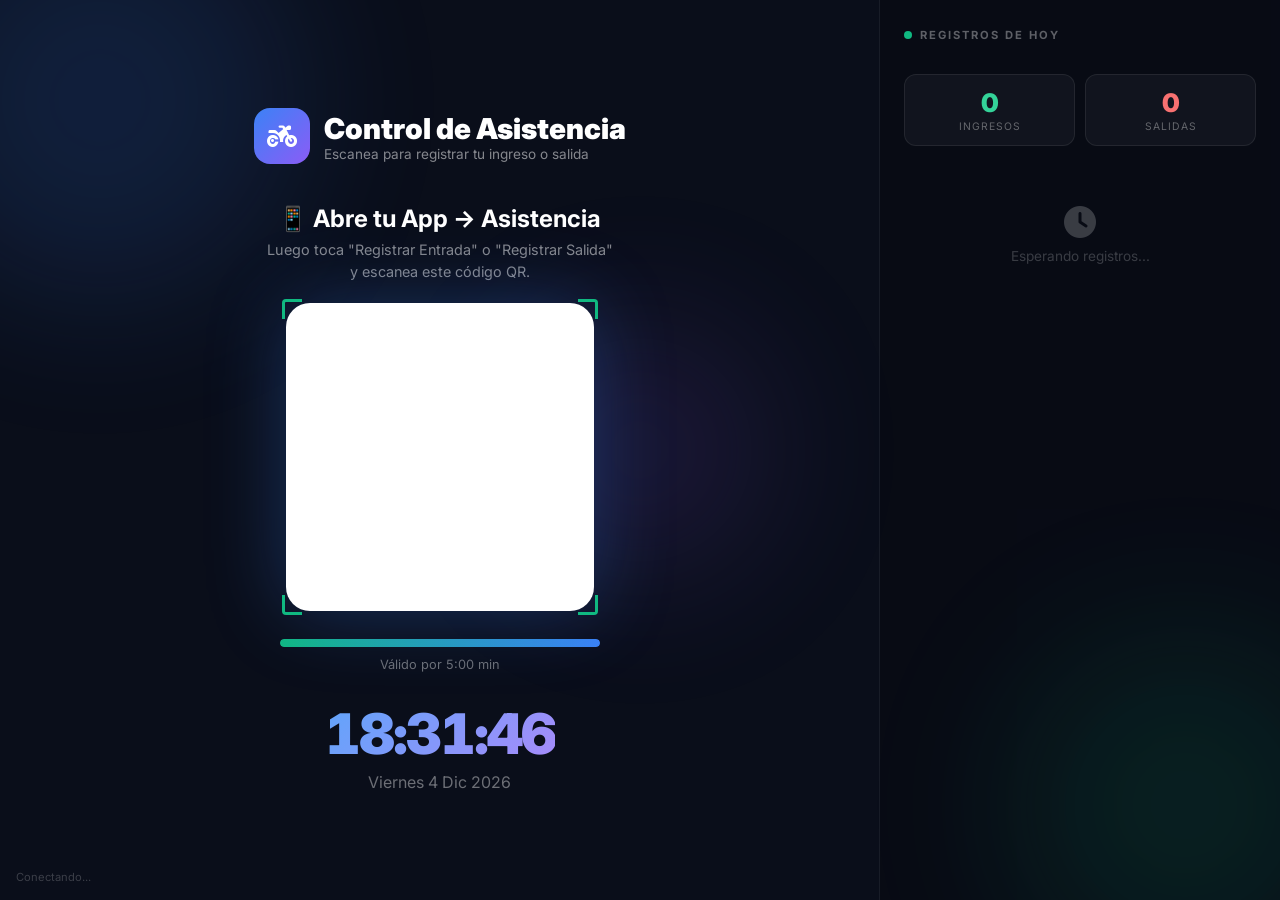
<file: kiosko.html>
<!DOCTYPE html>
<html lang="es">
<head>
    <meta charset="UTF-8">
    <meta name="viewport" content="width=device-width, initial-scale=1.0">
    <title>Control de Asistencia — Kiosco</title>
    <link href="https://fonts.googleapis.com/css2?family=Inter:wght@300;400;600;700;900&display=swap" rel="stylesheet">
    <link rel="stylesheet" href="https://cdnjs.cloudflare.com/ajax/libs/font-awesome/6.4.0/css/all.min.css">
    <!-- QR Code library (local) -->
    <script src="qrcode.min.js"></script>
    <style>
        * { margin: 0; padding: 0; box-sizing: border-box; }

        body {
            font-family: 'Inter', sans-serif;
            background: #0a0e1a;
            color: white;
            min-height: 100vh;
            display: flex;
            flex-direction: column;
            overflow: hidden;
        }

        /* Fondo animado */
        .bg-orbs {
            position: fixed; inset: 0; z-index: 0; pointer-events: none;
        }
        .orb {
            position: absolute; border-radius: 50%; filter: blur(80px); opacity: 0.15;
        }
        .orb-1 { width: 400px; height: 400px; background: #3b82f6; top: -100px; left: -100px; animation: float1 8s ease-in-out infinite; }
        .orb-2 { width: 350px; height: 350px; background: #10b981; bottom: -80px; right: -80px; animation: float2 10s ease-in-out infinite; }
        .orb-3 { width: 250px; height: 250px; background: #8b5cf6; top: 50%; left: 50%; transform: translate(-50%,-50%); animation: float3 6s ease-in-out infinite; }

        @keyframes float1 { 0%,100%{transform:translate(0,0)} 50%{transform:translate(30px,30px)} }
        @keyframes float2 { 0%,100%{transform:translate(0,0)} 50%{transform:translate(-20px,-20px)} }
        @keyframes float3 { 0%,100%{transform:translate(-50%,-50%)} 50%{transform:translate(-45%,-55%)} }

        .layout {
            position: relative; z-index: 1;
            display: grid;
            grid-template-columns: 1fr 400px;
            height: 100vh;
            gap: 0;
        }

        /* Panel Izquierdo: QR */
        .panel-qr {
            display: flex;
            flex-direction: column;
            align-items: center;
            justify-content: center;
            padding: 40px;
            border-right: 1px solid rgba(255,255,255,0.06);
        }

        .header-logo {
            display: flex;
            align-items: center;
            gap: 14px;
            margin-bottom: 40px;
        }
        .header-logo .icon {
            width: 56px; height: 56px; border-radius: 16px;
            background: linear-gradient(135deg, #3b82f6, #8b5cf6);
            display: flex; align-items: center; justify-content: center;
            font-size: 1.5rem;
        }
        .header-logo h1 { font-size: 1.8rem; font-weight: 900; }
        .header-logo p  { font-size: 0.85rem; color: rgba(255,255,255,0.5); }

        .qr-container {
            background: white;
            border-radius: 24px;
            padding: 24px;
            box-shadow: 0 0 80px rgba(59,130,246,0.3);
            position: relative;
            margin-bottom: 28px;
        }

        .qr-container canvas { display: block; }

        /* Pulso verde en esquinas del QR */
        .qr-corner {
            position: absolute; width: 20px; height: 20px;
            border-color: #10b981; border-style: solid;
        }
        .qr-corner.tl { top: -4px; left: -4px; border-width: 3px 0 0 3px; border-radius: 4px 0 0 0; }
        .qr-corner.tr { top: -4px; right: -4px; border-width: 3px 3px 0 0; border-radius: 0 4px 0 0; }
        .qr-corner.bl { bottom: -4px; left: -4px; border-width: 0 0 3px 3px; border-radius: 0 0 0 4px; }
        .qr-corner.br { bottom: -4px; right: -4px; border-width: 0 3px 3px 0; border-radius: 0 0 4px 0; }

        .instruccion {
            text-align: center;
            margin-bottom: 20px;
        }
        .instruccion h2 { font-size: 1.5rem; font-weight: 700; margin-bottom: 6px; }
        .instruccion p  { color: rgba(255,255,255,0.5); font-size: 0.9rem; line-height: 1.5; }

        /* Cuenta regresiva */
        .timer-bar-wrap {
            width: 320px;
            background: rgba(255,255,255,0.05);
            border-radius: 100px;
            height: 8px;
            overflow: hidden;
            margin-bottom: 10px;
        }
        .timer-bar {
            height: 100%;
            background: linear-gradient(90deg, #10b981, #3b82f6);
            border-radius: 100px;
            transition: width 1s linear;
        }
        .timer-text {
            font-size: 0.8rem;
            color: rgba(255,255,255,0.4);
            text-align: center;
        }

        /* Hora actual */
        .current-time {
            margin-top: 28px;
            font-size: 3.5rem;
            font-weight: 900;
            font-variant-numeric: tabular-nums;
            background: linear-gradient(135deg, #60a5fa, #a78bfa);
            -webkit-background-clip: text;
            -webkit-text-fill-color: transparent;
            letter-spacing: -2px;
        }
        .current-date {
            font-size: 1rem;
            color: rgba(255,255,255,0.4);
            text-align: center;
            margin-top: 4px;
        }

        /* Panel Derecho: Feed */
        .panel-feed {
            display: flex;
            flex-direction: column;
            padding: 28px 24px;
            background: rgba(0,0,0,0.2);
            overflow: hidden;
        }

        .feed-title {
            font-size: 0.7rem;
            font-weight: 700;
            text-transform: uppercase;
            letter-spacing: 2px;
            color: rgba(255,255,255,0.35);
            margin-bottom: 16px;
            display: flex;
            align-items: center;
            gap: 8px;
        }
        .feed-pulse {
            width: 8px; height: 8px; border-radius: 50%;
            background: #10b981;
            animation: pulse-green 2s infinite;
        }
        @keyframes pulse-green { 0%,100%{opacity:1;transform:scale(1)} 50%{opacity:0.5;transform:scale(1.3)} }

        .feed-list {
            flex: 1;
            overflow-y: auto;
            display: flex;
            flex-direction: column;
            gap: 10px;
        }
        .feed-list::-webkit-scrollbar { display: none; }

        .feed-item {
            background: rgba(255,255,255,0.04);
            border: 1px solid rgba(255,255,255,0.06);
            border-radius: 14px;
            padding: 14px 16px;
            display: flex;
            align-items: center;
            gap: 12px;
            animation: slideInRight 0.4s ease-out;
        }
        @keyframes slideInRight { from{opacity:0;transform:translateX(20px)} to{opacity:1;transform:translateX(0)} }

        .feed-item.ingreso { border-left: 3px solid #10b981; }
        .feed-item.salida  { border-left: 3px solid #ef4444; }

        .feed-avatar {
            width: 40px; height: 40px; border-radius: 50%;
            display: flex; align-items: center; justify-content: center;
            font-size: 1rem; font-weight: 700; flex-shrink: 0;
            font-size: 0.9rem;
        }
        .feed-item.ingreso .feed-avatar { background: rgba(16,185,129,0.15); color: #10b981; }
        .feed-item.salida  .feed-avatar { background: rgba(239,68,68,0.15);  color: #ef4444; }

        .feed-info { flex: 1; min-width: 0; }
        .feed-name { font-weight: 700; font-size: 0.9rem; white-space: nowrap; overflow: hidden; text-overflow: ellipsis; }
        .feed-meta { font-size: 0.75rem; color: rgba(255,255,255,0.4); margin-top: 2px; }

        .feed-hora {
            font-size: 1rem; font-weight: 900; 
            font-variant-numeric: tabular-nums;
        }
        .feed-item.ingreso .feed-hora { color: #34d399; }
        .feed-item.salida  .feed-hora { color: #f87171; }

        /* Stats en el feed */
        .feed-stats {
            display: grid;
            grid-template-columns: 1fr 1fr;
            gap: 10px;
            margin-top: 16px;
        }
        .stat-box {
            background: rgba(255,255,255,0.04);
            border: 1px solid rgba(255,255,255,0.08);
            border-radius: 12px;
            padding: 12px;
            text-align: center;
        }
        .stat-box .val { font-size: 1.6rem; font-weight: 900; }
        .stat-box .lbl { font-size: 0.65rem; text-transform: uppercase; color: rgba(255,255,255,0.35); margin-top: 2px; letter-spacing: 1px; }
        .stat-box.green .val { color: #34d399; }
        .stat-box.red   .val { color: #f87171; }

        #estado-api {
            position: fixed; bottom: 16px; left: 16px;
            font-size: 0.7rem; color: rgba(255,255,255,0.2);
        }
    </style>
</head>
<body>

<!-- Fondo -->
<div class="bg-orbs">
    <div class="orb orb-1"></div>
    <div class="orb orb-2"></div>
    <div class="orb orb-3"></div>
</div>

<!-- Layout Principal -->
<div class="layout">

    <!-- Panel Izquierdo: QR -->
    <div class="panel-qr">
        <div class="header-logo">
            <div class="icon"><i class="fa-solid fa-motorcycle"></i></div>
            <div>
                <h1>Control de Asistencia</h1>
                <p>Escanea para registrar tu ingreso o salida</p>
            </div>
        </div>

        <div class="instruccion">
            <h2>📱 Abre tu App → Asistencia</h2>
            <p>Luego toca "Registrar Entrada" o "Registrar Salida"<br>y escanea este código QR.</p>
        </div>

        <div class="qr-container" id="qr-container">
            <div id="qr-canvas" style="width:260px;height:260px;"></div>
            <div class="qr-corner tl"></div>
            <div class="qr-corner tr"></div>
            <div class="qr-corner bl"></div>
            <div class="qr-corner br"></div>
        </div>

        <div class="timer-bar-wrap">
            <div class="timer-bar" id="timer-bar" style="width:100%"></div>
        </div>
        <div class="timer-text" id="timer-text">Válido por 5:00 min</div>

        <div class="current-time" id="current-time">--:--:--</div>
        <div class="current-date" id="current-date">Cargando...</div>
    </div>

    <!-- Panel Derecho: Feed en vivo -->
    <div class="panel-feed">
        <div class="feed-title">
            <div class="feed-pulse"></div>
            Registros de Hoy
        </div>

        <div class="feed-stats">
            <div class="stat-box green">
                <div class="val" id="stat-ingresos">0</div>
                <div class="lbl">Ingresos</div>
            </div>
            <div class="stat-box red">
                <div class="val" id="stat-salidas">0</div>
                <div class="lbl">Salidas</div>
            </div>
        </div>

        <br>
        <div class="feed-list" id="feed-list">
            <div style="text-align:center; color:rgba(255,255,255,0.2); padding: 40px 0; font-size:0.85rem;">
                <i class="fa-solid fa-clock" style="font-size:2rem; margin-bottom:10px; display:block;"></i>
                Esperando registros...
            </div>
        </div>
    </div>
</div>

<div id="estado-api">Conectando...</div>

<script>
    // =====================================================
    // CONFIGURACIÓN — API URL desde parámetro ?api=
    // o desde prompt si no viene en la URL
    // Ejemplo: kiosko.html?api=https://script.google.com/...
    // =====================================================
    const urlParams = new URLSearchParams(window.location.search);
    let API_URL = urlParams.get('api') || '';

    // Si viene por parámetro, lo guardamos permanentemente
    if (API_URL) {
        try { localStorage.setItem('kiosko_api_url', API_URL); } catch(e) {}
    } else {
        // Si no viene por parámetro, intentamos recuperar el guardado
        try { API_URL = localStorage.getItem('kiosko_api_url') || ''; } catch(e) {}
    }

    if (!API_URL) {
        const url = prompt('⚠️ Por favor, ingresa la URL de tu Google Apps Script (API):');
        if (url && url.trim()) {
            API_URL = url.trim();
            try { localStorage.setItem('kiosko_api_url', API_URL); } catch(e) {}
            // Recargar con el parámetro para confirmar
            window.location.href = 'kiosko.html?api=' + encodeURIComponent(API_URL);
        }
    }

    // =====================================================
    // TOKEN QR ROTATIVO
    // =====================================================
    const QR_DURATION = 5 * 60; // 5 minutos en segundos
    let qrToken = '';
    let qrExpira = 0;
    let timerInterval = null;

    async function fetchAPI(action, payload = {}) {
        const res = await fetch(API_URL, {
            method: 'POST',
            body: JSON.stringify({ action, ...payload })
        });
        return await res.json();
    }

    async function generarNuevoQR() {
        document.getElementById('estado-api').textContent = 'Generando QR...';
        try {
            const res = await fetchAPI('generarQRToken');
            if (!res.success) throw new Error(res.message);

            qrToken = res.token;
            qrExpira = res.expira;

            // El QR contiene: token|apiUrl para que la PWA lo pueda leer
            const qrData = JSON.stringify({ token: qrToken, api: API_URL });

            const container = document.getElementById('qr-canvas');
            container.innerHTML = ''; // Limpiar QR anterior
            new QRCode(container, {
                text: qrData,
                width: 260,
                height: 260,
                colorDark: '#0f172a',
                colorLight: '#ffffff',
                correctLevel: QRCode.CorrectLevel.M
            });

            document.getElementById('estado-api').textContent = `✅ QR activo | Token: ...${qrToken.slice(-8)}`;

            // Iniciar cuenta regresiva
            clearInterval(timerInterval);
            timerInterval = setInterval(actualizarTimer, 1000);

        } catch(e) {
            document.getElementById('estado-api').textContent = '⚠️ Error: ' + e.message;
            console.error(e);
        }
    }

    function actualizarTimer() {
        const ahora    = Date.now();
        const restante = Math.max(0, Math.floor((qrExpira - ahora) / 1000));
        const pct      = (restante / QR_DURATION) * 100;
        const min      = Math.floor(restante / 60);
        const sec      = restante % 60;

        document.getElementById('timer-bar').style.width = pct + '%';
        document.getElementById('timer-text').textContent = `Válido por ${min}:${String(sec).padStart(2,'0')} min`;

        if (restante <= 0) {
            clearInterval(timerInterval);
            generarNuevoQR(); // Auto-regenerar
        }
    }

    // =====================================================
    // RELOJ EN TIEMPO REAL
    // =====================================================
    const DIAS   = ['Domingo','Lunes','Martes','Miércoles','Jueves','Viernes','Sábado'];
    const MESES  = ['Ene','Feb','Mar','Abr','May','Jun','Jul','Ago','Sep','Oct','Nov','Dic'];

    function actualizarReloj() {
        const now  = new Date();
        const h    = String(now.getHours()).padStart(2,'0');
        const m    = String(now.getMinutes()).padStart(2,'0');
        const s    = String(now.getSeconds()).padStart(2,'0');
        document.getElementById('current-time').textContent = `${h}:${m}:${s}`;
        document.getElementById('current-date').textContent =
            `${DIAS[now.getDay()]} ${now.getDate()} ${MESES[now.getMonth()]} ${now.getFullYear()}`;
    }
    setInterval(actualizarReloj, 1000);
    actualizarReloj();

    // =====================================================
    // FEED EN VIVO — Cargar registros de hoy
    // =====================================================
    let ultimosRegistros = [];

    async function cargarFeedHoy() {
        try {
            const hoy = new Date();
            const semanaId = getSemanaId(hoy);
            const res = await fetchAPI('obtenerAsistenciaSemana', { semanaId });
            if (!res.success) return;

            const fechaHoy = hoy.toISOString().split('T')[0];
            const registrosHoy = [];

            Object.keys(res.data || {}).forEach(rep => {
                const data = res.data[rep];
                (data.registros || []).forEach(r => {
                    if (r.fecha === fechaHoy) {
                        registrosHoy.push({ repartidor: rep, tipo: r.tipo, hora: r.hora });
                    }
                });
            });

            // Ordenar por hora desc
            registrosHoy.sort((a, b) => b.hora.localeCompare(a.hora));

            // Actualizar solo si hay cambios
            if (JSON.stringify(registrosHoy) !== JSON.stringify(ultimosRegistros)) {
                ultimosRegistros = registrosHoy;
                renderFeed(registrosHoy);
            }
        } catch(e) { console.error('Feed error:', e); }
    }

    function renderFeed(registros) {
        const list     = document.getElementById('feed-list');
        const ingresos = registros.filter(r => r.tipo === 'INGRESO').length;
        const salidas  = registros.filter(r => r.tipo === 'SALIDA').length;

        document.getElementById('stat-ingresos').textContent = ingresos;
        document.getElementById('stat-salidas').textContent  = salidas;

        if (registros.length === 0) {
            list.innerHTML = `<div style="text-align:center; color:rgba(255,255,255,0.2); padding: 40px 0; font-size:0.85rem;">
                <i class="fa-solid fa-clock" style="font-size:2rem; margin-bottom:10px; display:block;"></i>
                Esperando registros...
            </div>`;
            return;
        }

        list.innerHTML = registros.slice(0, 12).map(r => {
            const iniciales = r.repartidor.split(' ').map(w => w[0]).join('').toUpperCase().slice(0,2);
            const horaFmt   = r.hora ? r.hora.substring(0,5) : '--:--';
            const tipoLabel = r.tipo === 'INGRESO' ? 'Entrada' : 'Salida';
            return `
            <div class="feed-item ${r.tipo.toLowerCase()}">
                <div class="feed-avatar">${iniciales}</div>
                <div class="feed-info">
                    <div class="feed-name">${r.repartidor}</div>
                    <div class="feed-meta">${tipoLabel} hoy</div>
                </div>
                <div class="feed-hora">${horaFmt}</div>
            </div>`;
        }).join('');
    }

    // --- Helper ISO week ---
    function getSemanaId(date) {
        const d = new Date(Date.UTC(date.getFullYear(), date.getMonth(), date.getDate()));
        const dayNum = d.getUTCDay() || 7;
        d.setUTCDate(d.getUTCDate() + 4 - dayNum);
        const yearStart = new Date(Date.UTC(d.getUTCFullYear(), 0, 1));
        const weekNo = Math.ceil((((d - yearStart) / 86400000) + 1) / 7);
        return d.getUTCFullYear() + '-W' + String(weekNo).padStart(2, '0');
    }

    // =====================================================
    // ARRANQUE
    // =====================================================
    if (API_URL) {
        generarNuevoQR();
        cargarFeedHoy();
        setInterval(cargarFeedHoy, 15000); // Actualizar feed cada 15s
    }
</script>
</body>
</html>
</file>
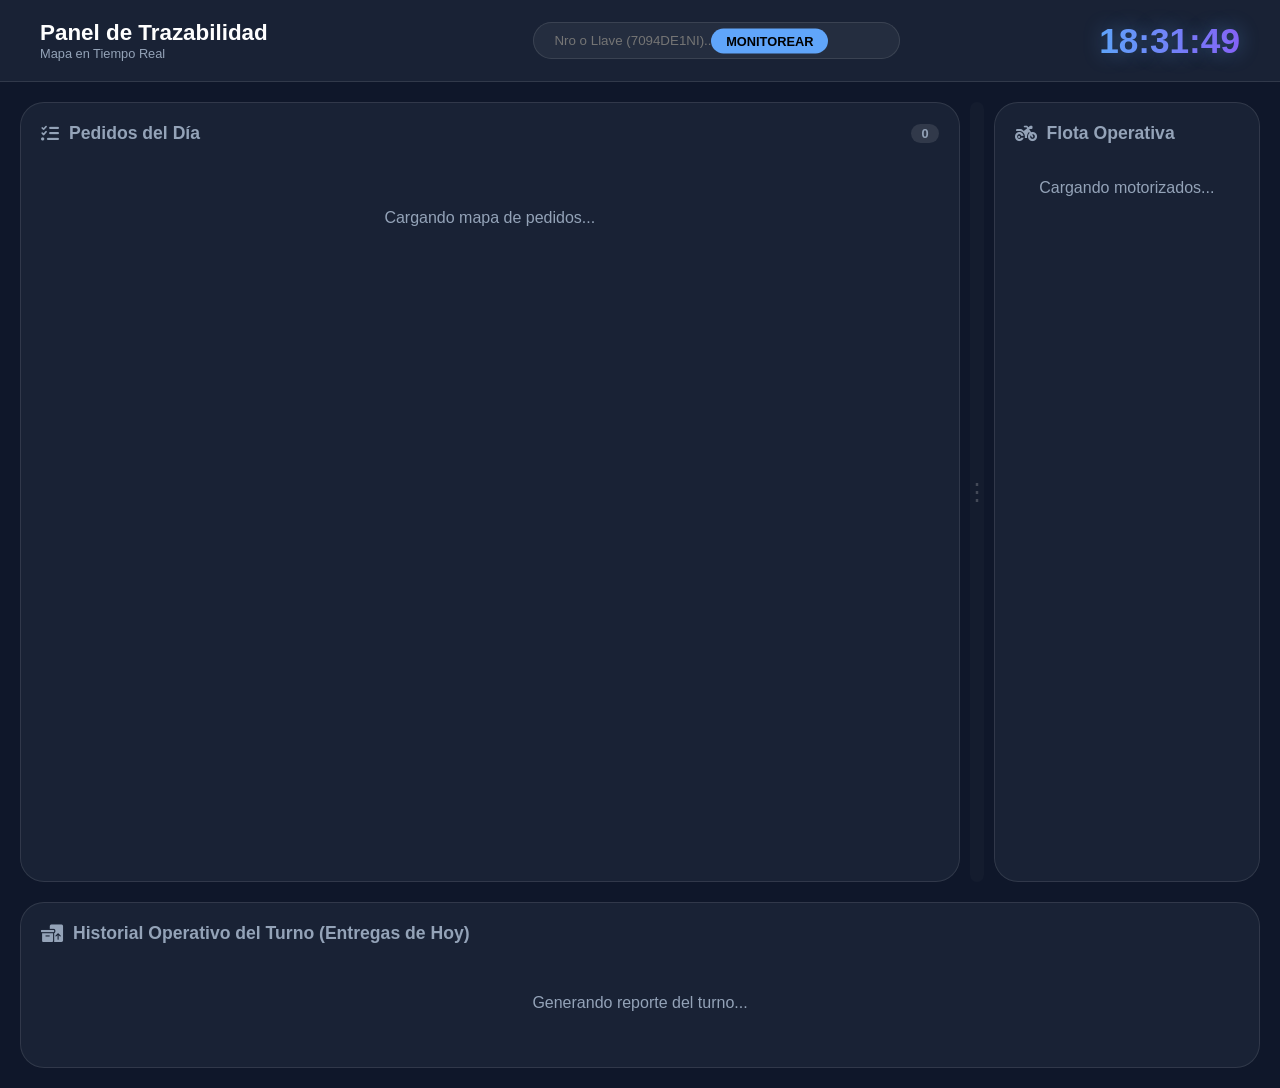
<file: trazabilidad.html>
<!DOCTYPE html>
<html lang="es">
<head>
    <meta charset="UTF-8">
    <meta name="viewport" content="width=device-width, initial-scale=1.0">
    <title>PWA Trazabilidad - Centro de Control</title>
    <link rel="stylesheet" href="https://cdnjs.cloudflare.com/ajax/libs/font-awesome/6.4.0/css/all.min.css">
    <style>
        :root {
            --bg: #0f172a;
            --glass: rgba(30, 41, 59, 0.7);
            --border: rgba(255, 255, 255, 0.1);
            --neon: #60a5fa;
            --secondary: #94a3b8;
        }

        body {
            margin: 0;
            padding: 0;
            font-family: 'Inter', sans-serif;
            background: var(--bg);
            color: white;
            min-height: 100vh;
            overflow-x: hidden;
        }

        /* Cabecera Premium */
        header {
            padding: 20px 40px;
            background: var(--glass);
            backdrop-filter: blur(12px);
            border-bottom: 1px solid var(--border);
            display: flex;
            justify-content: space-between;
            align-items: center;
            position: sticky;
            top: 0;
            z-index: 100;
        }

        .search-container {
            position: relative;
            width: 300px;
        }

        .search-container input {
            width: 100%;
            background: rgba(255,255,255,0.05);
            border: 1px solid var(--border);
            border-radius: 25px;
            padding: 10px 45px 10px 20px;
            color: white;
            outline: none;
            transition: 0.3s;
        }

        .search-container button {
            position: absolute;
            right: 5px;
            top: 50%;
            transform: translateY(-50%);
            background: var(--neon);
            border: none;
            color: black;
            border-radius: 20px;
            padding: 5px 15px;
            font-size: 0.8rem;
            font-weight: bold;
            cursor: pointer;
        }

        #digital-clock {
            font-size: 2.2rem;
            font-weight: 800;
            background: linear-gradient(90deg, #60a5fa, #8b5cf6);
            -webkit-background-clip: text;
            background-clip: text;
            -webkit-text-fill-color: transparent;
            text-shadow: 0 0 20px rgba(96, 165, 250, 0.4);
        }

        /* Layout Flex + Resizer */
        .main-dashboard {
            display: flex;
            gap: 0;
            padding: 20px;
            height: calc(100vh - 120px);
        }
        
        .panel-left {
            flex: 80; /* starts at 80% */
            min-width: 300px;
        }

        .panel-right {
            flex: 20; /* starts at 20% */
            min-width: 200px;
        }

        .resizer {
            width: 14px;
            cursor: col-resize;
            background: rgba(255, 255, 255, 0.02);
            margin: 0 10px;
            border-radius: 8px;
            display: flex;
            align-items: center;
            justify-content: center;
            transition: 0.2s;
        }
        .resizer::after {
            content: '⋮';
            color: rgba(255, 255, 255, 0.2);
            font-size: 1.5rem;
        }
        .resizer:hover, .resizer:active {
            background: rgba(96, 165, 250, 0.2);
        }
        .resizer:hover::after, .resizer:active::after {
            color: var(--neon);
        }

        .panel {
            background: var(--glass);
            border: 1px solid var(--border);
            border-radius: 24px;
            padding: 20px;
            overflow-y: auto;
            backdrop-filter: blur(8px);
        }

        h2 { font-size: 1.1rem; color: var(--secondary); margin-top: 0; display: flex; align-items: center; gap: 10px; }

        /* Centro: Grilla de Pedidos Activos */
        .orders-grid {
            display: grid;
            grid-template-columns: repeat(auto-fill, minmax(200px, 1fr));
            gap: 15px;
        }

        .order-card {
            background: rgba(255,255,255,0.03);
            border: 1px solid var(--border);
            border-radius: 16px;
            padding: 15px;
            transition: 0.3s;
            cursor: pointer;
            position: relative;
        }

        .order-card:hover { border-color: var(--neon); background: rgba(96, 165, 250, 0.05); transform: translateY(-3px); }
        .order-card.active { border: 2px solid var(--neon); background: rgba(96, 165, 250, 0.1); }

        .order-nro { font-size: 1.2rem; font-weight: bold; margin-bottom: 5px; }
        .order-status { font-size: 0.8rem; padding: 2px 8px; border-radius: 10px; display: inline-block; margin-bottom: 8px; }
        .status-pendiente { background: #64748b33; color: #94a3b8; }
        .status-ruta { background: #f59e0b33; color: #f59e0b; }
        .status-validado { background: #10b98133; color: #10b981; }

        .order-meta { font-size: 0.75rem; color: var(--secondary); display: flex; justify-content: space-between; }

        /* Izquierda: Timeline */
        .timeline { position: relative; padding-left: 20px; }
        .timeline::before { content: ''; position: absolute; left: 0; top: 0; bottom: 0; width: 2px; background: var(--border); }

        .timeline-item { margin-bottom: 25px; position: relative; }
        .timeline-dot { 
            position: absolute; left: -25px; top: 5px; width: 12px; height: 12px; border-radius: 50%;
            background: var(--secondary); z-index: 2;
        }
        .timeline-content { background: rgba(255,255,255,0.03); border-radius: 12px; padding: 12px; }
        .time-label { font-size: 0.7rem; color: var(--neon); font-weight: bold; }
        .event-name { font-size: 0.9rem; font-weight: 600; margin: 2px 0; }
        .event-detail { font-size: 0.75rem; color: var(--secondary); }

        /* Derecha: Conductores */
        .drivers-container {
            display: flex;
            flex-direction: column;
            gap: 15px;
        }
        
        .section-drivers {
            background: rgba(0,0,0,0.2);
            border-radius: 12px;
            padding: 10px;
        }

        .section-title {
            font-size: 0.8rem;
            color: var(--secondary);
            margin-bottom: 10px;
            padding-bottom: 5px;
            border-bottom: 1px solid var(--border);
            text-transform: uppercase;
            letter-spacing: 1px;
        }

        .driver-card {
            background: rgba(255,255,255,0.03);
            border: 1px solid var(--border);
            border-radius: 12px;
            padding: 10px;
            margin-bottom: 8px;
            display: flex;
            justify-content: space-between;
            align-items: center;
        }
        
        .driver-info {
            display: flex;
            flex-direction: column;
        }
        
        .driver-actions {
            display: flex;
            gap: 5px;
        }

        .btn-bala {
            border: none;
            padding: 6px 12px;
            border-radius: 15px;
            font-size: 0.7rem;
            font-weight: bold;
            cursor: pointer;
            transition: 0.2s;
            display: flex;
            align-items: center;
            gap: 4px;
        }
        .btn-bala:hover { transform: scale(1.05); }
        .btn-activar { background: rgba(16, 185, 129, 0.2); color: #10b981; border: 1px solid rgba(16, 185, 129, 0.4); }
        .btn-pausar { background: rgba(239, 68, 68, 0.2); color: #ef4444; border: 1px solid rgba(239, 68, 68, 0.4); }
        .btn-llego { background: rgba(245, 158, 11, 0.2); color: #f59e0b; border: 1px solid rgba(245, 158, 11, 0.4); }

        .status-pill { font-size: 0.65rem; font-weight: bold; padding: 3px 8px; border-radius: 20px; text-align: center; margin-top: 4px; display: inline-block; width: fit-content; }
        .status-available { background: #10b98133; color: #10b981; }
        .status-route { background: #f59e0b33; color: #f59e0b; }

        /* Modal Styles */
        .modal-overlay {
            position: fixed; top: 0; left: 0; right: 0; bottom: 0;
            background: rgba(0,0,0,0.8); backdrop-filter: blur(8px);
            z-index: 1000;
            display: none; align-items: center; justify-content: center;
            animation: fadeIn 0.3s;
        }
        .modal-overlay.active { display: flex; }
        @keyframes fadeIn { from { opacity: 0; } to { opacity: 1; } }

        /* Estilos genéricos */
        .min-badge { background: rgba(96,165,250,0.1); color: var(--neon); font-size: 0.7rem; padding: 2px 6px; border-radius: 5px; float: right; }

        ::-webkit-scrollbar { width: 6px; }
        ::-webkit-scrollbar-thumb { background: var(--border); border-radius: 10px; }

    /* --- COLA FIFO TURNOS DE SALIDA --- */
    .fifo-bar {
        background: rgba(255, 255, 255, 0.05);
        border: 1px solid rgba(255, 255, 255, 0.1);
        border-radius: 12px;
        padding: 15px 20px;
        margin-bottom: 20px;
        backdrop-filter: blur(8px);
        display: flex;
        flex-direction: column;
        gap: 10px;
    }
    .fifo-title {
        font-size: 0.85rem;
        font-weight: 600;
        color: var(--primary);
        letter-spacing: 0.05em;
        display: flex;
        align-items: center;
        gap: 8px;
    }
    .fifo-list {
        display: flex;
        flex-wrap: wrap;
        gap: 10px;
    }
    .fifo-badge {
        background: linear-gradient(135deg, var(--bg-card), #2a2a2a);
        border: 1px solid var(--border);
        border-radius: 8px;
        padding: 8px 12px;
        display: flex;
        align-items: center;
        gap: 10px;
        box-shadow: 0 4px 6px rgba(0,0,0,0.1);
        transition: transform 0.2s;
        animation: slideIn 0.3s ease-out;
    }
    .fifo-badge:hover { transform: translateY(-2px); }
    .fifo-num {
        background: var(--primary);
        color: white;
        width: 20px;
        height: 20px;
        border-radius: 50%;
        display: flex;
        align-items: center;
        justify-content: center;
        font-size: 0.75rem;
        font-weight: 700;
    }
    .fifo-name { font-weight: 500; font-size: 0.9rem; color: #fff; }
    .fifo-time { font-size: 0.75rem; color: var(--text-muted); font-family: monospace; }
    
    @keyframes slideIn {
        from { opacity: 0; transform: translateX(-10px); }
        to { opacity: 1; transform: translateX(0); }
    }

    </style>
</head>
<body>

<header>
    <div>
        <h1 style="margin:0; font-size:1.4rem;">Panel de Trazabilidad</h1>
        <p style="margin:0; font-size:0.8rem; color:var(--secondary);">Mapa en Tiempo Real</p>
    </div>

    <div class="search-container">
        <input type="text" id="manual-search" placeholder="Nro o Llave (7094DE1NI)..." onkeypress="if(event.key==='Enter') buscarPedido()">
        <button onclick="buscarPedido()">MONITOREAR</button>
    </div>

    <div id="digital-clock">00:00:00</div>
</header>

<div class="main-dashboard">
    <!-- Panel Central: Mapa de Pedidos Activos -->
    <div class="panel panel-left" id="left-panel">
        <h2><i class="fa-solid fa-list-check"></i> Pedidos del Día <span id="orders-count" style="margin-left:auto; font-size:0.8rem; background:rgba(255,255,255,0.1); padding:2px 10px; border-radius:10px;">0</span></h2>
        <div id="active-orders-grid" class="orders-grid" style="grid-template-columns: repeat(auto-fill, minmax(280px, 1fr));">
            <div style="grid-column: 1/-1; text-align:center; padding:50px; color:var(--secondary);">
                Cargando mapa de pedidos...
            </div>
        </div>
    </div>

    <!-- Divisor Arrastrable -->
    <div class="resizer" id="dragMe"></div>

    <!-- Panel Derecho: Estado de Conductores -->
    <div class="panel panel-right" id="right-panel">
        <h2><i class="fa-solid fa-motorcycle"></i> Flota Operativa <i id="drivers-loader" class="fa-solid fa-spinner fa-spin" style="display:none;font-size:0.8rem;margin-left:auto;"></i></h2>
        <div id="drivers-list" class="drivers-container">
            <!-- Cargando dinámicamente: DISPONIBLES, EN RUTA, NO PROGRAMADOS -->
            <div style="color:var(--secondary); text-align:center; padding:20px;">Cargando motorizados...</div>
        </div>
    </div>
</div>

<!-- NUEVO: Historial Operativo del Turno (Debajo del dashboard principal) -->
<div class="panel" style="margin: 0 20px 20px 20px;">
    <h2><i class="fa-solid fa-boxes-packing"></i> Historial Operativo del Turno (Entregas de Hoy)</h2>
    <div id="shift-summary-container" style="display:flex; overflow-x:auto; gap:20px; padding:15px 0;">
        <div style="color:var(--secondary); text-align:center; width:100%; padding:20px;">Generando reporte del turno...</div>
    </div>
</div>

<!-- Modal Timeline -->
<div id="modal-timeline" class="modal-overlay">
    <div class="panel" style="width: 100%; max-width: 480px; max-height: 85vh; position: relative; border-color:var(--neon); box-shadow: 0 0 30px rgba(96, 165, 250, 0.15);">
        <button onclick="cerrarModalTimeline()" style="position: absolute; top: 15px; right: 15px; background: rgba(255,255,255,0.1); border: none; color: white; cursor: pointer; border-radius:50%; width:30px; height:30px; display:flex; align-items:center; justify-content:center; transition:0.3s; font-size:1.5rem;"><i class="fa-solid fa-xmark"></i></button>
        <h2 style="margin-bottom: 20px;"><i class="fa-solid fa-clock-rotate-left"></i> Historial <span id="current-order-id" style="color:white; margin-left:auto; font-size:1.2rem; font-weight:800; border-bottom:2px solid var(--neon);">#----</span></h2>
        <div id="order-timeline" class="timeline" style="margin-top: 15px; max-height: 55vh; overflow-y: auto; padding-right:15px; padding-bottom:10px;">
            <div style="color:var(--secondary); font-size:0.9rem; text-align:center; padding-top:40px;">
                Cargando historial...
            </div>
        </div>
        <button onclick="cerrarModalTimeline()" style="width:100%; margin-top:20px; background:rgba(255,255,255,0.05); border:1px solid var(--neon); color:white; padding:12px; border-radius:12px; cursor:pointer; transition:0.3s; font-weight:bold; outline:none;">
            Cerrar Ventana
        </button>
    </div>
</div>

<script src="trazabilidad.js"></script>
</body>
</html>
</file>
